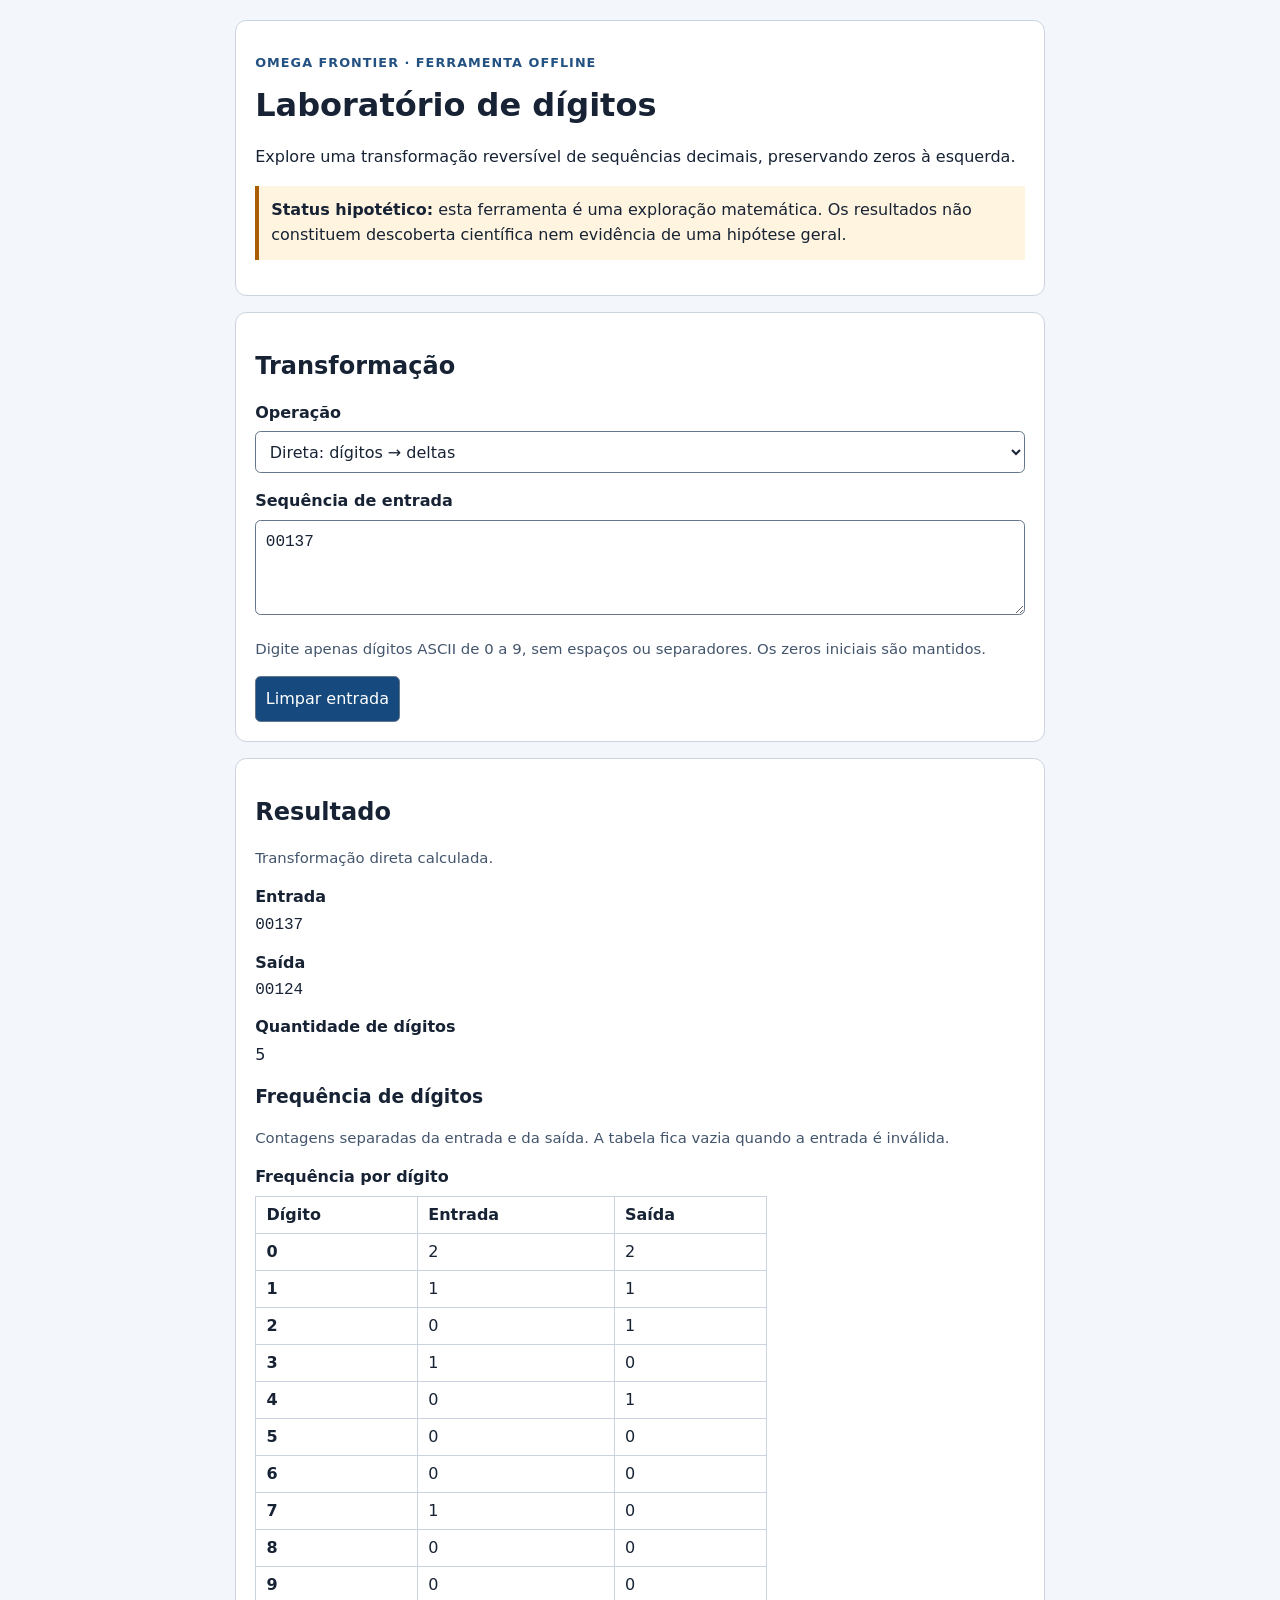
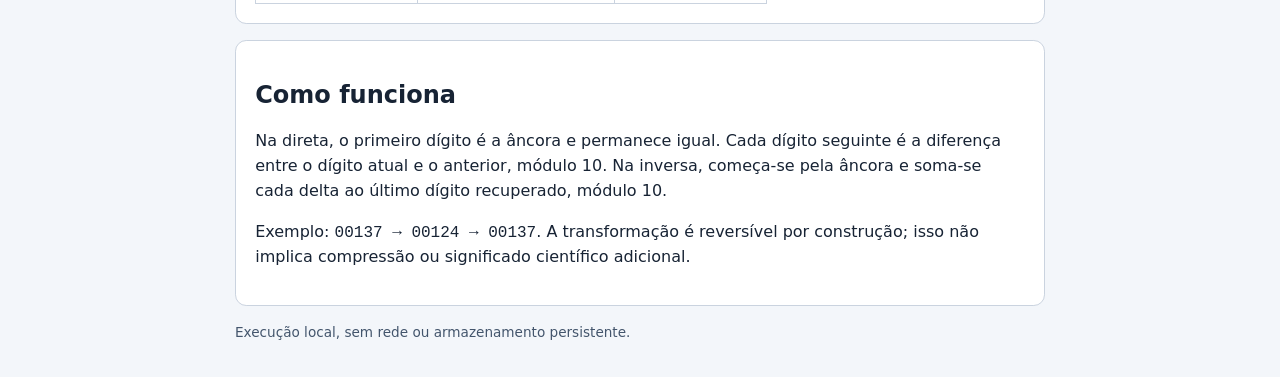
<file: apps/digit_lab/index.html>
<!doctype html>
<html lang="pt-BR">
<head>
  <meta charset="utf-8">
  <meta name="viewport" content="width=device-width, initial-scale=1">
  <meta name="color-scheme" content="light dark">
  <title>Laboratório de dígitos | Omega Frontier</title>
  <link rel="stylesheet" href="styles.css">
  <script src="app.js" defer></script>
</head>
<body>
  <main class="container">
    <header>
      <p class="eyebrow">OMEGA FRONTIER · FERRAMENTA OFFLINE</p>
      <h1>Laboratório de dígitos</h1>
      <p>Explore uma transformação reversível de sequências decimais, preservando zeros à esquerda.</p>
      <p class="notice"><strong>Status hipotético:</strong> esta ferramenta é uma exploração matemática. Os resultados não constituem descoberta científica nem evidência de uma hipótese geral.</p>
    </header>

    <section aria-labelledby="controls-heading">
      <h2 id="controls-heading">Transformação</h2>
      <label for="mode">Operação</label>
      <select id="mode" aria-describedby="method">
        <option value="forward">Direta: dígitos → deltas</option>
        <option value="inverse">Inversa: deltas → dígitos</option>
      </select>
      <label for="digits">Sequência de entrada</label>
      <textarea id="digits" rows="3" inputmode="numeric" spellcheck="false" autocomplete="off" aria-describedby="input-help error">00137</textarea>
      <p id="input-help" class="hint">Digite apenas dígitos ASCII de 0 a 9, sem espaços ou separadores. Os zeros iniciais são mantidos.</p>
      <p id="error" class="error" role="alert" hidden></p>
      <button id="clear" type="button">Limpar entrada</button>
    </section>

    <section aria-labelledby="results-heading">
      <h2 id="results-heading">Resultado</h2>
      <div id="results" aria-live="polite" aria-atomic="true">
        <p id="result-status" class="hint"></p>
        <dl>
          <dt>Entrada</dt><dd><code id="input-display">—</code></dd>
          <dt>Saída</dt><dd><output id="output" for="digits mode">—</output></dd>
          <dt>Quantidade de dígitos</dt><dd id="length">—</dd>
        </dl>
      </div>
      <h3>Frequência de dígitos</h3>
      <p class="hint">Contagens separadas da entrada e da saída. A tabela fica vazia quando a entrada é inválida.</p>
      <div class="table-wrap">
        <table>
          <caption>Frequência por dígito</caption>
          <thead><tr><th scope="col">Dígito</th><th scope="col">Entrada</th><th scope="col">Saída</th></tr></thead>
          <tbody id="frequency"></tbody>
        </table>
      </div>
    </section>

    <section aria-labelledby="method-heading" id="method">
      <h2 id="method-heading">Como funciona</h2>
      <p>Na direta, o primeiro dígito é a âncora e permanece igual. Cada dígito seguinte é a diferença entre o dígito atual e o anterior, módulo 10. Na inversa, começa-se pela âncora e soma-se cada delta ao último dígito recuperado, módulo 10.</p>
      <p>Exemplo: <code>00137 → 00124 → 00137</code>. A transformação é reversível por construção; isso não implica compressão ou significado científico adicional.</p>
    </section>
    <footer>Execução local, sem rede ou armazenamento persistente.</footer>
  </main>
</body>
</html>
</file>
<file: apps/digit_lab/styles.css>
:root { color-scheme: light dark; font-family: system-ui, sans-serif; line-height: 1.55; }
* { box-sizing: border-box; }
body { margin: 0; background: #f3f6fa; color: #172334; }
.container { max-width: 850px; margin: auto; padding: 1.25rem; }
header, section { background: #fff; border: 1px solid #cad3df; border-radius: .7rem; padding: 1.2rem; margin-bottom: 1rem; }
h1, h2, h3 { line-height: 1.2; }
h1 { margin-top: .25rem; }
.eyebrow { color: #235282; font-size: .8rem; font-weight: 700; letter-spacing: .08em; }
.notice { border-left: .3rem solid #a95c00; background: #fff4df; padding: .75rem; }
label { display: block; font-weight: 700; margin: 1rem 0 .35rem; }
textarea, select, button { font: inherit; border: 1px solid #65758a; border-radius: .35rem; padding: .6rem; }
textarea, select { width: 100%; background: #fff; color: #172334; }
textarea { font-family: ui-monospace, monospace; resize: vertical; }
button { background: #164a7e; color: white; cursor: pointer; }
button:hover { background: #0b345d; }
:focus-visible { outline: 3px solid #d17800; outline-offset: 3px; }
.hint { color: #43556c; font-size: .93rem; }
.error { color: #a40017; font-weight: 700; }
[aria-invalid="true"] { border: 2px solid #a40017; }
dl { margin: 0; }
dt { font-weight: 700; margin-top: .8rem; }
dd { margin: .15rem 0; }
code, output { font-family: ui-monospace, monospace; overflow-wrap: anywhere; }
output { display: block; }
.table-wrap { overflow-x: auto; }
table { border-collapse: collapse; width: 100%; max-width: 32rem; }
caption { text-align: left; font-weight: 700; margin-bottom: .4rem; }
th, td { border: 1px solid #cad3df; padding: .35rem .65rem; text-align: left; }
footer { color: #43556c; font-size: .85rem; padding-bottom: 1rem; }
@media (prefers-color-scheme: dark) {
  body { background: #111922; color: #edf3fa; }
  header, section { background: #1d2b3b; border-color: #52667d; }
  .eyebrow { color: #a9d5ff; }
  .notice { background: #4c3619; border-color: #ffcb78; }
  textarea, select { background: #111922; color: #edf3fa; border-color: #a5b7cb; }
  button { background: #28639c; }
  button:hover { background: #377ebd; }
  .hint, footer { color: #c1d1e2; }
  .error { color: #ffb3b9; }
  [aria-invalid="true"] { border-color: #ffb3b9; }
  th, td { border-color: #52667d; }
}
</file>
